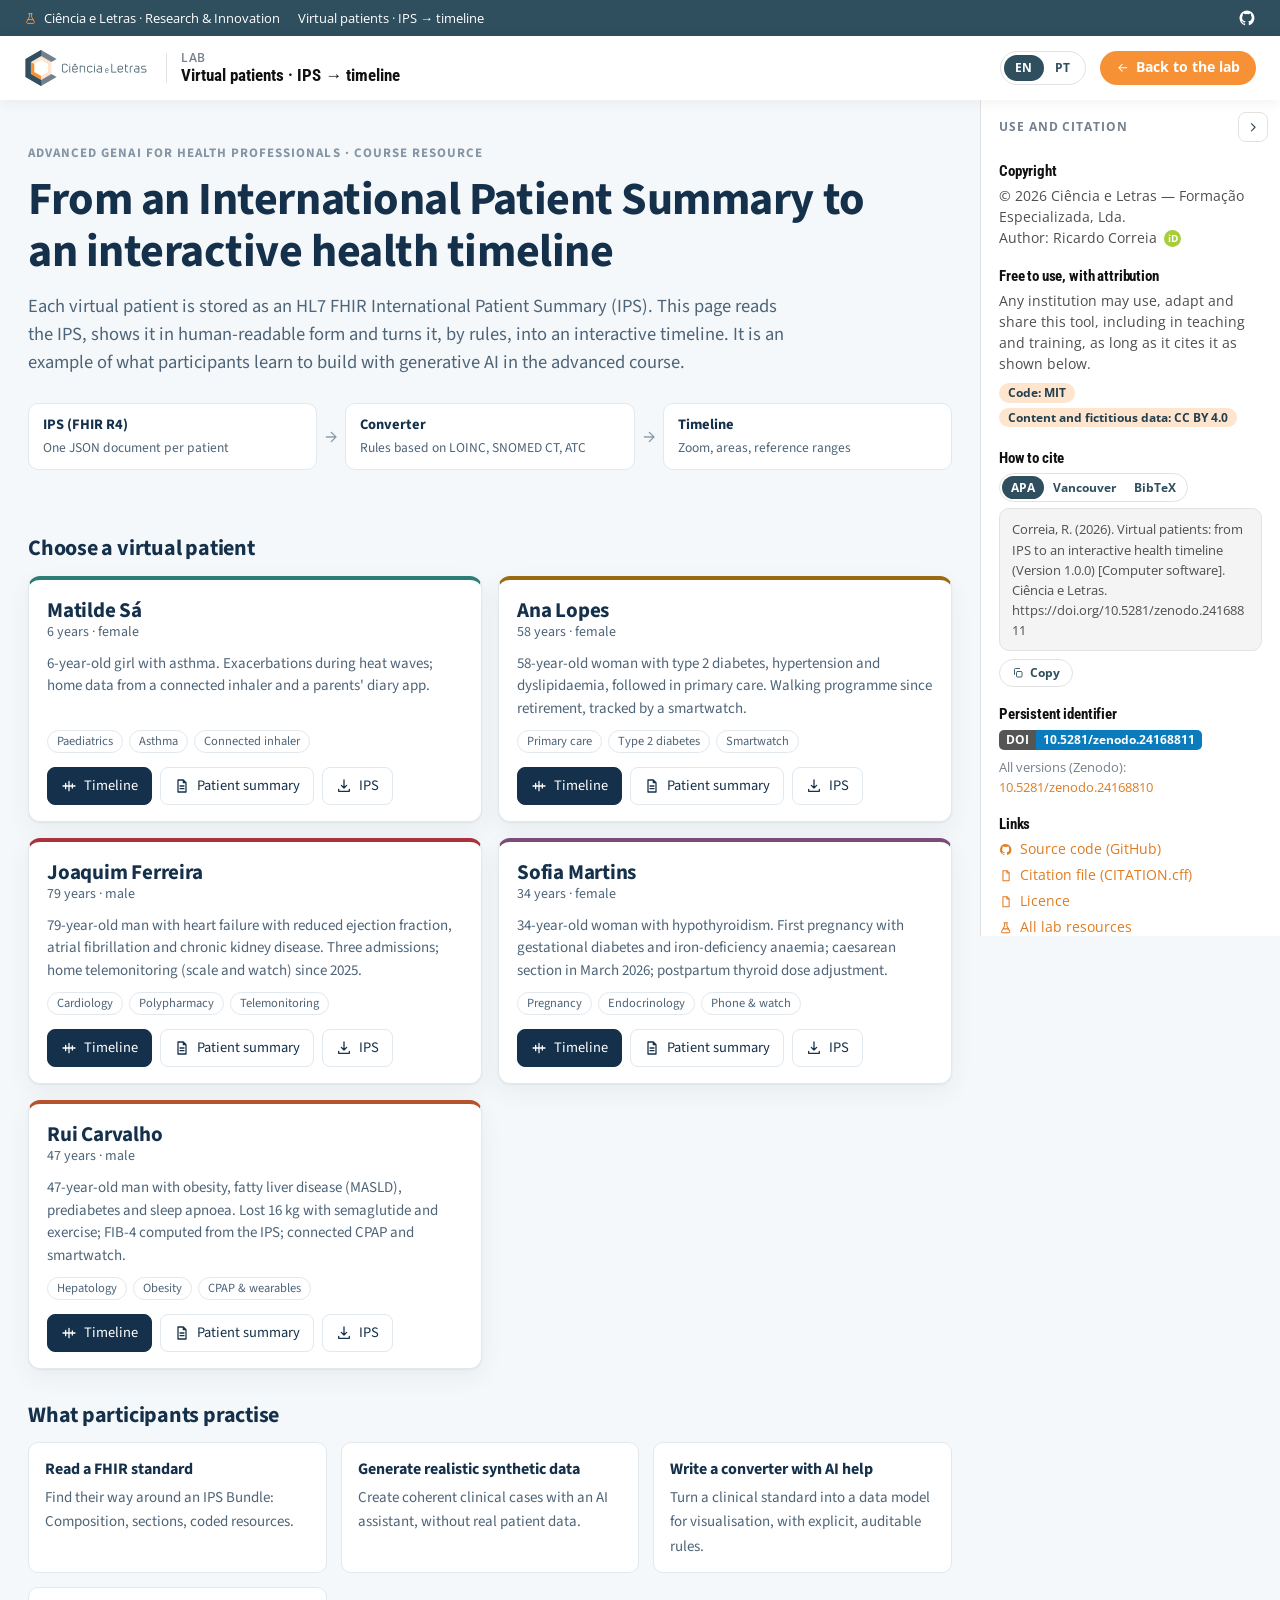
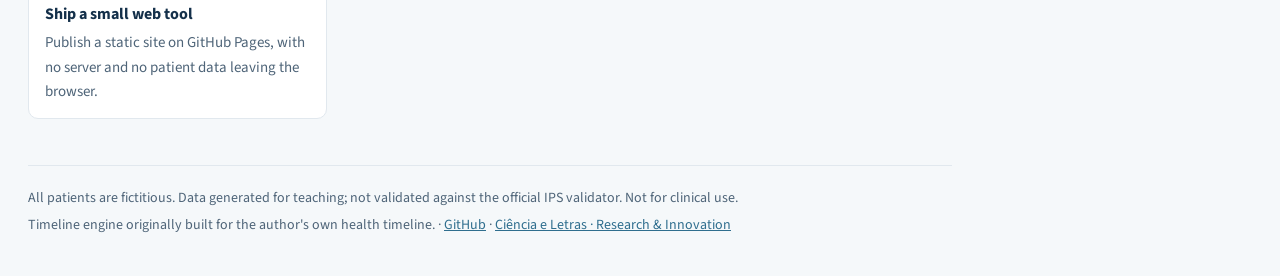
<file: index.html>
<!DOCTYPE html>
<html lang="en">
<head>
<meta charset="utf-8">
<meta name="viewport" content="width=device-width, initial-scale=1">
<title>Virtual patients · IPS → timeline</title>
<meta name="description" content="Virtual patients stored as HL7 FHIR International Patient Summaries, shown as human-readable summaries and interactive health timelines. A resource of the Advanced GenAI course for health professionals.">
<link rel="preconnect" href="https://fonts.googleapis.com">
<link href="https://fonts.googleapis.com/css2?family=Source+Sans+3:wght@400;600;700&family=Open+Sans:wght@400;600;700&family=Roboto+Condensed:wght@600;700&display=swap" rel="stylesheet">
<link rel="stylesheet" href="assets/app.css">
<link rel="stylesheet" href="assets/cel/cel-chrome.css">
<link rel="icon" href="assets/cel/cel-logo-cores-icon.svg" type="image/svg+xml">
</head>
<body>
<header id="cel-header"></header>
<div class="cel-layout"><div class="cel-main">

<main class="wrap">
  <section class="hero">
    <div class="eyebrow" data-t="eyebrow"></div>
    <h1 data-t="h1"></h1>
    <p class="lead" data-t="lead"></p>
    <div class="pipeline" aria-hidden="true">
      <div class="step"><b data-t="s1"></b><span data-t="s1d"></span></div><div class="arrow">→</div>
      <div class="step"><b data-t="s2"></b><span data-t="s2d"></span></div><div class="arrow">→</div>
      <div class="step"><b data-t="s3"></b><span data-t="s3d"></span></div>
    </div>
  </section>

  <h2 class="sec" data-t="choose"></h2>
  <div class="grid" id="patients"><p class="muted" data-t="loading"></p></div>

  <h2 class="sec" data-t="learnH"></h2>
  <div class="learn">
    <div><b data-t="l1"></b><span data-t="l1d"></span></div>
    <div><b data-t="l2"></b><span data-t="l2d"></span></div>
    <div><b data-t="l3"></b><span data-t="l3d"></span></div>
    <div><b data-t="l4"></b><span data-t="l4d"></span></div>
  </div>

  <footer class="site">
    <p data-t="foot1"></p>
    <p><span data-t="foot2"></span> · <a href="https://github.com/ciencia-letras/ips-timeline">GitHub</a> · <a href="https://ciencia-letras.github.io">Ciência e Letras · Research &amp; Innovation</a></p>
  </footer>
</main>

</div><aside id="cel-aside"></aside></div>

<script src="assets/cel/tool.js"></script>
<script src="assets/app.js"></script>
<script src="assets/cel/cel-chrome.js"></script>
<script>
(function () {
  const { t, esc, I, lang } = APP;
  let list = [];
  function render() {
    const L = lang();
    document.getElementById("patients").innerHTML = list.map(p => {
      const c = p.card[L] || p.card.en;
      return `<article class="card" style="--acc:var(--c-${esc(p.accent)})">
        <div><h3>${esc(p.name)}</h3><div class="who">${p.age} ${t("years")} · ${t(p.gender)}</div></div>
        <p>${esc(c.summary)}</p>
        <div class="tags">${c.tags.map(x => `<span class="tag">${esc(x)}</span>`).join("")}</div>
        <div class="actions">
          <a class="btn primary" href="patient.html?id=${encodeURIComponent(p.id)}#timeline">${I.tl}${t("open")}</a>
          <a class="btn" href="patient.html?id=${encodeURIComponent(p.id)}#summary">${I.doc}${t("summary")}</a>
          <a class="btn" href="${esc(p.ips)}" download="${esc(p.id)}-ips.json" aria-label="${t("download")}: ${esc(p.name)}">${I.dl}IPS</a>
        </div></article>`;
    }).join("");
  }
  fetch("patients/index.json").then(r => r.json()).then(d => { list = d; render(); })
    .catch(() => { document.getElementById("patients").innerHTML = `<p class="flag">${t("err")}</p>`; });
  document.addEventListener("langchange", render);
})();
</script>
</body>
</html>
</file>
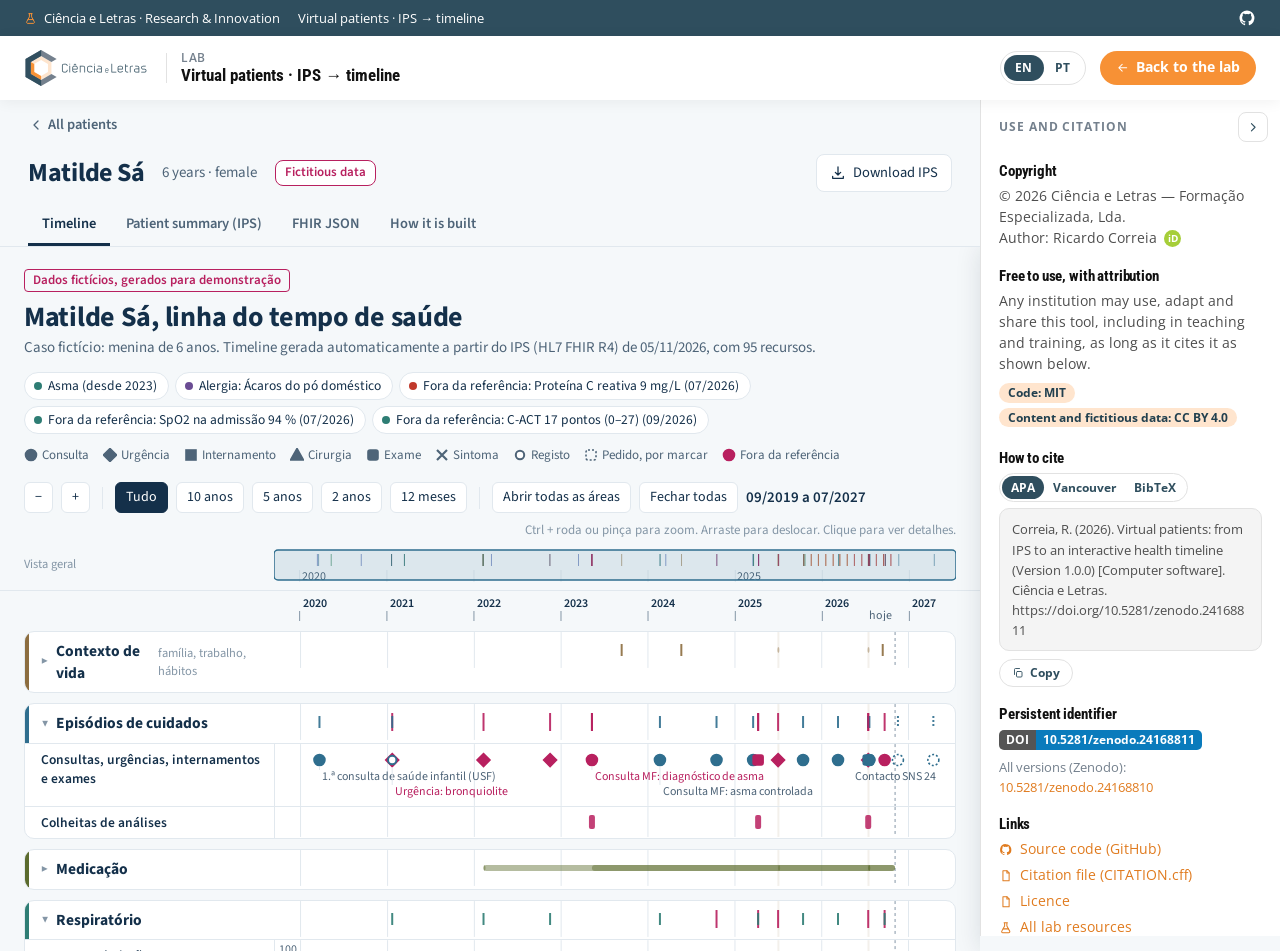
<file: patient.html>
<!DOCTYPE html>
<html lang="en">
<head>
<meta charset="utf-8">
<meta name="viewport" content="width=device-width, initial-scale=1">
<title>Virtual patient · IPS → timeline</title>
<link rel="preconnect" href="https://fonts.googleapis.com">
<link href="https://fonts.googleapis.com/css2?family=Source+Sans+3:wght@400;600;700&family=Open+Sans:wght@400;600;700&family=Roboto+Condensed:wght@600;700&display=swap" rel="stylesheet">
<link rel="stylesheet" href="assets/app.css">
<link rel="stylesheet" href="assets/cel/cel-chrome.css">
<link rel="icon" href="assets/cel/cel-logo-cores-icon.svg" type="image/svg+xml">
</head>
<body>
<header id="cel-header"></header>
<div class="cel-layout"><div class="cel-main">

<div class="wrap">
  <a class="backlink" href="./" id="backLink"></a>
  <div class="phead">
    <h1 id="pname">…</h1>
    <span class="meta" id="pmeta"></span>
    <span class="fict-note" data-t="fict">Fictitious data</span>
    <div class="tools"><a class="btn" id="dl" download>Download IPS</a></div>
  </div>
  <div class="tabs" role="tablist">
    <button role="tab" id="tab-timeline" aria-controls="timeline" data-tab="timeline" data-t="tTimeline">Timeline</button>
    <button role="tab" id="tab-summary" aria-controls="summary" data-tab="summary" data-t="tSummary">Patient summary (IPS)</button>
    <button role="tab" id="tab-json" aria-controls="json" data-tab="json" data-t="tJson">FHIR JSON</button>
    <button role="tab" id="tab-how" aria-controls="how" data-tab="how" data-t="tHow">How it is built</button>
  </div>
</div>
<div style="border-top:1px solid var(--grid)"></div>

<section class="panel" id="timeline" role="tabpanel" aria-labelledby="tab-timeline"><iframe id="tl-frame" title="Timeline"></iframe></section>
<section class="panel wrap" id="summary" role="tabpanel" aria-labelledby="tab-summary" hidden><div class="ips" id="ipsView"></div></section>
<section class="panel wrap" id="json" role="tabpanel" aria-labelledby="tab-json" hidden>
  <div class="jsonbar">
    <div class="lang" role="group" style="margin-left:0" id="jsonSwitch"><button data-j="ips" aria-pressed="true" data-t="showIps">IPS</button><button data-j="tl" aria-pressed="false" data-t="showTl">Timeline</button></div>
    <button id="copyJson"></button>
    <span class="muted small" data-t="jsonNote"></span>
  </div>
  <pre class="json" id="jsonView"></pre>
</section>
<section class="panel wrap" id="how" role="tabpanel" aria-labelledby="tab-how" hidden><div class="how" id="howView"></div></section>

</div><aside id="cel-aside"></aside></div>

<script src="assets/cel/tool.js"></script>
<script src="assets/app.js"></script>
<script src="assets/cel/cel-chrome.js"></script>
<script src="assets/ips2timeline.js"></script>
<script src="assets/ips-viewer.js"></script>
<script>
(async function () {
  const { t, esc, I, lang } = APP;
  const id = new URLSearchParams(location.search).get("id") || "matilde-sa";
  const index = await fetch("patients/index.json").then(r => r.json()).catch(() => []);
  const P = index.find(p => p.id === id);
  if (!P) { document.getElementById("pname").textContent = t("err"); return; }
  let ips, tl, jsonMode = "ips";
  try { ips = await fetch(P.ips).then(r => r.json()); } catch (e) { document.getElementById("pname").textContent = t("err"); return; }
  tl = ips2timeline(ips);

  const dl = document.getElementById("dl");
  dl.href = P.ips; dl.setAttribute("download", P.id + "-ips.json");

  function header() {
    document.getElementById("pname").textContent = P.name;
    document.getElementById("backLink").innerHTML = I.back + esc(t("back"));
    document.getElementById("pmeta").textContent = `${P.age} ${t("years")} · ${t(P.gender)}`;
    document.title = `${P.name} · ${t("brand")}`;
    dl.innerHTML = I.dl + esc(t("download"));
    document.getElementById("copyJson").innerHTML = I.copy + esc(t("copy"));
  }

  // Timeline: the engine is a standalone page; inject the converted data and load it in an iframe.
  const engine = await fetch("assets/timeline-engine.html").then(r => r.text());
  const payload = JSON.stringify(tl).replace(/<\//g, "<\\/");
  const html = engine.replace("/*DATA_START*/null/*DATA_END*/", () => "/*DATA_START*/" + payload + "/*DATA_END*/");
  document.getElementById("tl-frame").srcdoc = html;

  const renderSummary = () => (document.getElementById("ipsView").innerHTML = renderIPS(ips, lang()));
  function renderJson() {
    const src = JSON.stringify(jsonMode === "ips" ? ips : tl, null, 2);
    const hl = esc(src).replace(/(&quot;(?:[^&]|&(?!quot;))*?&quot;)(\s*:)?|\b(-?\d+(?:\.\d+)?)\b|\b(true|false|null)\b/g,
      (m, s, colon, n, b) => s ? `<span class="${colon ? "k" : "s"}">${s}</span>${colon || ""}` : n ? `<span class="n">${n}</span>` : `<span class="b">${b}</span>`);
    document.getElementById("jsonView").innerHTML = hl;
    document.querySelectorAll("#jsonSwitch button").forEach(b => b.setAttribute("aria-pressed", String(b.dataset.j === jsonMode)));
  }
  document.getElementById("jsonSwitch").addEventListener("click", e => { const b = e.target.closest("button"); if (b) { e.stopPropagation(); jsonMode = b.dataset.j; renderJson(); } });
  document.getElementById("copyJson").addEventListener("click", async e => {
    try { await navigator.clipboard.writeText(JSON.stringify(jsonMode === "ips" ? ips : tl, null, 2)); e.currentTarget.innerHTML = I.copy + esc(t("copied")); } catch (_) {}
  });

  function renderHow() {
    const counts = {};
    ips.entry.forEach(e => (counts[e.resource.resourceType] = (counts[e.resource.resourceType] || 0) + 1));
    const groups = tl.groups.map(g => `${g.name} (${g.rows.length})`).join(" · ");
    const pt = lang() === "pt";
    document.getElementById("howView").innerHTML = pt ? `
      <div class="sect"><h2>1. O IPS</h2><p class="muted">Um Bundle FHIR do tipo <code>document</code> com ${ips.entry.length} recursos:
        ${Object.entries(counts).map(([k, v]) => `${v} ${k}`).join(", ")}. O primeiro recurso é a <code>Composition</code>, que organiza as secções do IPS (problemas, alergias, medicação, resultados…).</p></div>
      <div class="sect"><h2>2. O conversor</h2><p class="muted"><a href="assets/ips2timeline.js">ips2timeline.js</a> (cerca de 300 linhas) corre no browser e aplica regras explícitas:</p>
        <table class="tbl maptbl"><tbody>
          <tr><td>Encounter</td><td>evento: AMB consulta, EMER urgência, IMP internamento, VR contacto à distância; <code>status=planned</code> → tracejado</td></tr>
          <tr><td>Procedure · DiagnosticReport</td><td>evento cirurgia / exame; <code>conclusionCode</code> “Abnormal” → destaque</td></tr>
          <tr><td>Observation laboratory</td><td>colheitas e séries por analito; <code>referenceRange</code> por colheita (ex.: gravidez)</td></tr>
          <tr><td>Observation outras</td><td>séries; com <code>effectivePeriod</code> → barras por período</td></tr>
          <tr><td>Observation social-history</td><td>períodos de vida e marcos</td></tr>
          <tr><td>MedicationStatement</td><td>barras de medicação</td></tr>
          <tr><td>Condition ativa</td><td>chips de problemas; o código SNOMED CT escolhe a área</td></tr>
          <tr><td>LOINC</td><td>escolhe a área de cada série (HbA1c → metabolismo, NT-proBNP → cardiovascular…)</td></tr>
          <tr><td>AST + ALT + plaquetas</td><td>FIB-4 calculado automaticamente</td></tr>
        </tbody></table></div>
      <div class="sect"><h2>3. A timeline</h2><p class="muted">O resultado (separador JSON → “Dados da timeline”) alimenta o mesmo motor gráfico da timeline de saúde do autor. Áreas criadas para ${esc(P.name)}: ${esc(groups)}.</p></div>
      <div class="sect"><h2>Exercícios para o curso</h2><ul class="muted">
        <li>Pedir a um assistente de IA um novo paciente virtual em IPS, a partir de um cenário clínico em linguagem natural.</li>
        <li>Acrescentar ao conversor uma regra nova (por exemplo, a secção de dispositivos médicos).</li>
        <li>Comparar a timeline com o resumo legível: o que ganha e o que perde cada formato?</li>
        <li>Discutir riscos: códigos errados, coincidências apresentadas como causa, dados sintéticos tomados por reais.</li></ul></div>` : `
      <div class="sect"><h2>1. The IPS</h2><p class="muted">A FHIR <code>document</code> Bundle with ${ips.entry.length} resources:
        ${Object.entries(counts).map(([k, v]) => `${v} ${k}`).join(", ")}. The first resource is the <code>Composition</code>, which organises the IPS sections (problems, allergies, medication, results…).</p></div>
      <div class="sect"><h2>2. The converter</h2><p class="muted"><a href="assets/ips2timeline.js">ips2timeline.js</a> (about 300 lines) runs in the browser and applies explicit rules:</p>
        <table class="tbl maptbl"><tbody>
          <tr><td>Encounter</td><td>event: AMB outpatient visit, EMER emergency, IMP admission, VR remote contact; <code>status=planned</code> → dashed</td></tr>
          <tr><td>Procedure · DiagnosticReport</td><td>surgery / exam event; <code>conclusionCode</code> “Abnormal” → highlighted</td></tr>
          <tr><td>Observation laboratory</td><td>collections and one series per analyte; per-collection <code>referenceRange</code> (e.g. pregnancy)</td></tr>
          <tr><td>Other Observation</td><td>series; with <code>effectivePeriod</code> → bars per period</td></tr>
          <tr><td>Observation social-history</td><td>life periods and milestones</td></tr>
          <tr><td>MedicationStatement</td><td>medication bars</td></tr>
          <tr><td>Active Condition</td><td>problem chips; the SNOMED CT code picks the area</td></tr>
          <tr><td>LOINC</td><td>picks the area for each series (HbA1c → metabolism, NT-proBNP → cardiovascular…)</td></tr>
          <tr><td>AST + ALT + platelets</td><td>FIB-4 computed automatically</td></tr>
        </tbody></table></div>
      <div class="sect"><h2>3. The timeline</h2><p class="muted">The output (JSON tab → “Timeline data”) feeds the same engine as the author's own health timeline. The timeline text is in Portuguese, like the patients. Areas created for ${esc(P.name)}: ${esc(groups)}.</p></div>
      <div class="sect"><h2>Exercises for the course</h2><ul class="muted">
        <li>Ask an AI assistant for a new virtual patient as an IPS, starting from a clinical scenario in plain language.</li>
        <li>Add a new rule to the converter (for example, the medical devices section).</li>
        <li>Compare the timeline with the readable summary: what does each format gain and lose?</li>
        <li>Discuss risks: wrong codes, coincidences presented as causes, synthetic data mistaken for real data.</li></ul></div>`;
  }

  const rendered = {};
  function show(tab) {
    if (!["timeline", "summary", "json", "how"].includes(tab)) tab = "timeline";
    document.querySelectorAll("[data-tab]").forEach(b => b.setAttribute("aria-selected", String(b.dataset.tab === tab)));
    document.querySelectorAll(".panel").forEach(p => (p.hidden = p.id !== tab));
    if (!rendered[tab]) { ({ summary: renderSummary, json: renderJson, how: renderHow }[tab] || (() => {}))(); rendered[tab] = true; }
    if (location.hash !== "#" + tab) history.replaceState(null, "", "#" + tab);
  }
  document.querySelector(".tabs").addEventListener("click", e => { const b = e.target.closest("[data-tab]"); if (b) show(b.dataset.tab); });
  document.addEventListener("langchange", () => { header(); if (rendered.summary) renderSummary(); if (rendered.how) renderHow(); });
  header(); APP.apply();
  show(location.hash.slice(1));
})();
</script>
</body>
</html>
</file>
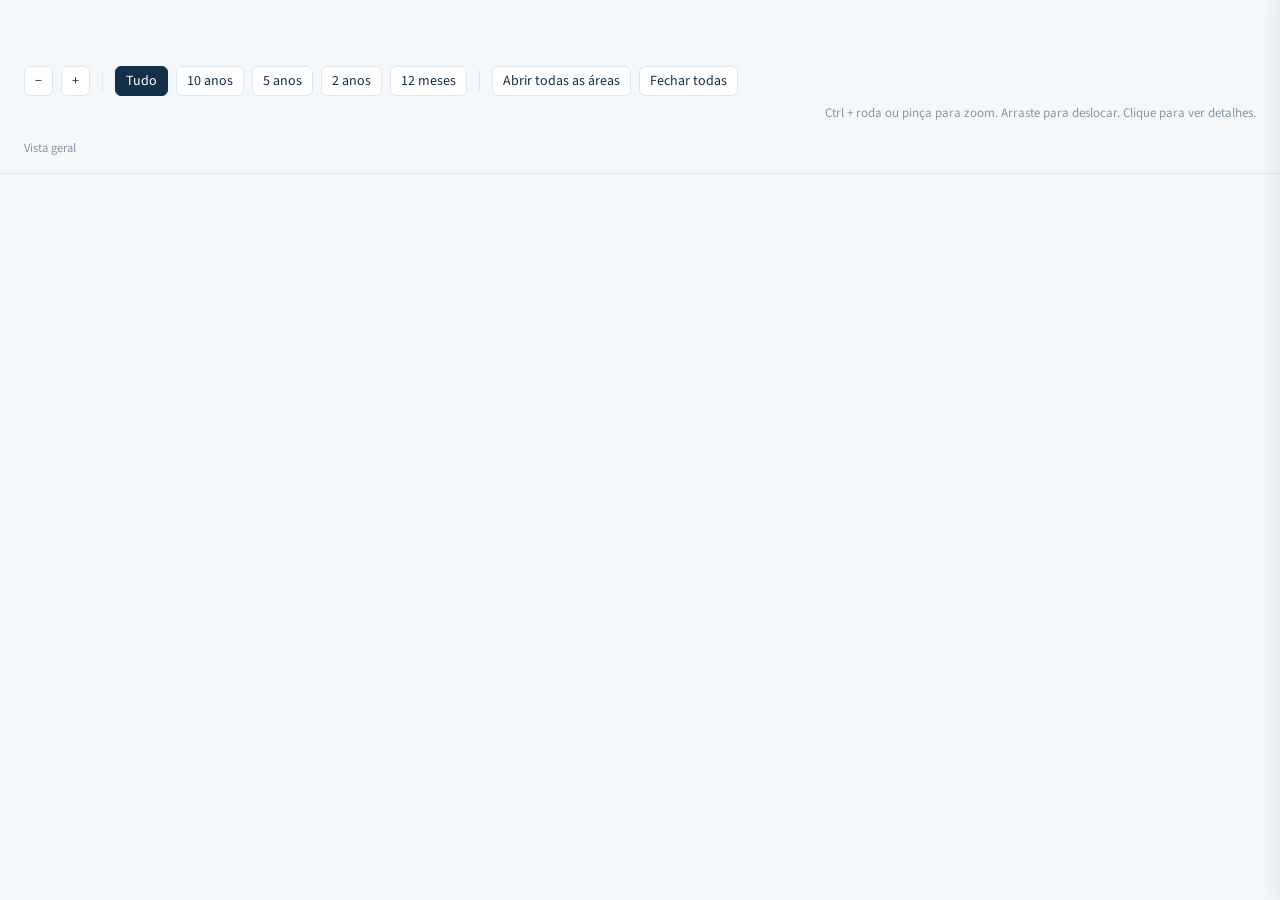
<file: assets/timeline-engine.html>
<!DOCTYPE html>
<html lang="pt-PT">
<head>
<meta charset="utf-8">
<meta name="viewport" content="width=device-width, initial-scale=1">
<title>Linha do tempo de saúde</title>
<link rel="preconnect" href="https://fonts.googleapis.com">
<link href="https://fonts.googleapis.com/css2?family=Source+Sans+3:wght@400;600;700&display=swap" rel="stylesheet">
<style>
:root{
  --bg:#F5F8FA; --surface:#FFFFFF; --ink:#14304A; --ink2:#4E6478; --ink3:#8496A6;
  --grid:#E1E8EE; --band:#E2F1E8; --point:#2F6E8E; --alert:#B8205F;
  --c-blue:#2F6E8E; --c-olive:#5B6B2E; --c-red:#A8323E; --c-ochre:#9A6A12; --c-purple:#6A4C93;
  --c-rust:#B5542C; --c-teal:#2E7D74; --c-green:#1F7A4D; --c-violet:#7A3E9D; --c-coral:#C0392B;
  --c-brown:#8C6D3F; --c-indigo:#3D5BA9; --c-plum:#7B4B7A; --c-slate:#5E6B78;
  --lab:250px; color-scheme:light;
}
@media (prefers-color-scheme:dark){
  :root{
    --bg:#0F1A24; --surface:#152331; --ink:#E4ECF2; --ink2:#A7B8C6; --ink3:#6E8394;
    --grid:#22364A; --band:#183A2C; --point:#7DB7D6; --alert:#FF6FA5;
    --c-blue:#7DB7D6; --c-olive:#A9BA6A; --c-red:#F07A84; --c-ochre:#E2B04F; --c-purple:#B59BE0;
    --c-rust:#F0946A; --c-teal:#6CCFC2; --c-green:#6FD39A; --c-violet:#C79BE8; --c-coral:#FF8A75;
    --c-brown:#D9B47A; --c-indigo:#8FA8F0; --c-plum:#D49AD2; --c-slate:#A9B6C2;
    color-scheme:dark;
  }
}
*{box-sizing:border-box}
html,body{margin:0;background:var(--bg);color:var(--ink);font-family:"Source Sans 3",system-ui,-apple-system,"Segoe UI",Roboto,sans-serif;font-size:15px;line-height:1.45;font-variant-numeric:tabular-nums}
header{padding:22px 24px 10px;max-width:1600px;margin:0 auto}
h1{font-size:28px;line-height:1.1;margin:0 0 4px;font-weight:700;letter-spacing:-.01em}
.sub{color:var(--ink2);margin:0 0 14px}
.fict{display:inline-block;font-size:13px;font-weight:600;color:var(--alert);border:1px solid var(--alert);border-radius:4px;padding:1px 8px;margin-bottom:10px}
.problems{display:flex;flex-wrap:wrap;gap:6px;margin-bottom:12px}
.chip{border:1px solid var(--grid);background:var(--surface);border-radius:999px;padding:3px 11px 3px 9px;font-size:13.5px;cursor:pointer;color:var(--ink);display:inline-flex;gap:6px;align-items:center}
.chip i{width:8px;height:8px;border-radius:50%;display:inline-block}
.chip:hover,.chip:focus-visible{border-color:var(--ink3);outline:none}
.toolbar{position:sticky;top:0;z-index:20;background:var(--bg);border-bottom:1px solid var(--grid)}
.tb-inner{max-width:1600px;margin:0 auto;padding:8px 24px;display:flex;flex-wrap:wrap;gap:8px;align-items:center}
button{font:inherit;font-size:14px;color:var(--ink);background:var(--surface);border:1px solid var(--grid);border-radius:6px;padding:4px 10px;cursor:pointer}
button:hover{border-color:var(--ink3)}
button:focus-visible{outline:2px solid var(--point);outline-offset:1px}
button.on{background:var(--ink);color:var(--surface);border-color:var(--ink)}
.sep{width:1px;height:22px;background:var(--grid);margin:0 4px}
.hint{color:var(--ink3);font-size:13px;margin-left:auto}
.range{font-weight:600;min-width:150px}
#overview{display:block;width:100%;height:34px;cursor:grab;touch-action:none}
.ov-wrap{max-width:1600px;margin:0 auto;padding:0 24px 8px;display:grid;grid-template-columns:var(--lab) 1fr}
.ov-wrap .lbl{font-size:12.5px;color:var(--ink3);align-self:center}
main{max-width:1600px;margin:0 auto;padding:0 24px 40px}
.axis-row{display:grid;grid-template-columns:var(--lab) 1fr;position:sticky;top:var(--tbh,46px);z-index:15;background:var(--bg)}
.axis-row svg{display:block;width:100%;height:30px}
.group{margin-top:10px;background:var(--surface);border:1px solid var(--grid);border-radius:10px;overflow:hidden}
.ghead{display:grid;grid-template-columns:var(--lab) 1fr;cursor:pointer;user-select:none}
.ghead .gl{padding:8px 12px;display:flex;align-items:center;gap:8px;font-weight:700;font-size:15.5px;border-left:4px solid var(--gc)}
.ghead .gl .tw{display:inline-block;transition:transform .15s;color:var(--ink3);font-size:12px}
.group.open .ghead .tw{transform:rotate(90deg)}
.ghead .gl small{font-weight:400;color:var(--ink3);font-size:12.5px}
.ghead svg{display:block;width:100%;height:36px}
.rows{display:none;border-top:1px solid var(--grid)}
.group.open .rows{display:block}
.row{display:grid;grid-template-columns:var(--lab) 1fr;border-top:1px solid var(--grid)}
.row:first-child{border-top:0}
.rl{padding:6px 12px 6px 16px;font-size:13.5px;border-right:1px solid var(--grid);cursor:pointer}
.rl b{font-weight:600;display:block}
.rl span{color:var(--ink3);font-size:12.5px}
.rl .last{color:var(--ink2)}
.rl .last.ab{color:var(--alert);font-weight:600}
.track{display:block;width:100%;touch-action:pan-y}
.tracks-pan{cursor:grab}
.tracks-pan.dragging{cursor:grabbing}
svg text{font-family:inherit;fill:var(--ink2);font-size:12px}
.tip{position:fixed;pointer-events:none;background:var(--ink);color:var(--surface);padding:6px 9px;border-radius:6px;font-size:13px;max-width:280px;z-index:50;display:none;line-height:1.35}
aside{position:fixed;top:0;right:0;height:100%;width:min(420px,100%);background:var(--surface);border-left:1px solid var(--grid);z-index:40;transform:translateX(102%);transition:transform .2s;overflow:auto;padding:20px 22px 30px;box-shadow:-8px 0 24px rgba(10,30,50,.12)}
aside.show{transform:none}
aside h2{font-size:20px;margin:0 0 2px;line-height:1.2}
aside .meta{color:var(--ink3);font-size:13px;margin-bottom:12px}
aside p{margin:0 0 10px;max-width:70ch}
aside table{width:100%;border-collapse:collapse;font-size:13.5px;margin-top:6px}
aside td,aside th{padding:4px 6px;border-bottom:1px solid var(--grid);text-align:left}
aside th{color:var(--ink3);font-weight:600;font-size:12.5px}
aside td.ab{color:var(--alert);font-weight:600}
aside .x{position:absolute;top:12px;right:12px}
.tag{display:inline-block;font-size:12px;border:1px solid var(--grid);border-radius:4px;padding:0 6px;color:var(--ink2);margin-right:4px}
footer{max-width:1600px;margin:0 auto;padding:0 24px 40px;color:var(--ink2);font-size:13.5px}
footer h3{font-size:15px;margin:18px 0 6px;color:var(--ink)}
footer ul{margin:0;padding-left:18px;max-width:90ch}
footer p{max-width:90ch}
.legend{display:flex;flex-wrap:wrap;gap:14px;font-size:13px;color:var(--ink2);margin:6px 0 0}
.legend svg{vertical-align:middle;margin-right:4px}
@media (max-width:760px){
  :root{--lab:128px}
  header{padding:16px 14px 8px} h1{font-size:22px}
  .tb-inner,main,.ov-wrap,footer{padding-left:10px;padding-right:10px}
  .hint{display:none}
  .rl{padding:5px 8px} .rl span{display:none} .rl .last{display:block}
  .ghead .gl small{display:none}
  aside{top:auto;bottom:0;height:70%;width:100%;transform:translateY(102%);border-left:0;border-top:1px solid var(--grid)}
}
@media (prefers-reduced-motion:reduce){aside,.tw{transition:none}}
</style>
</head>
<body>
<header>
  <div id="fict"></div>
  <h1 id="title"></h1>
  <p class="sub" id="subtitle"></p>
  <div class="problems" id="problems"></div>
  <div class="legend" id="legend"></div>
</header>

<div class="toolbar" id="toolbar"><div class="tb-inner">
  <button id="zout" aria-label="Afastar">−</button>
  <button id="zin" aria-label="Aproximar">+</button>
  <span class="sep"></span>
  <button data-preset="all" class="on">Tudo</button>
  <button data-preset="10">10 anos</button>
  <button data-preset="5">5 anos</button>
  <button data-preset="2">2 anos</button>
  <button data-preset="1">12 meses</button>
  <span class="sep"></span>
  <button id="openall">Abrir todas as áreas</button>
  <button id="closeall">Fechar todas</button>
  <button id="recurBtn" aria-pressed="false" hidden></button>
  <span class="range" id="rangeLbl"></span>
  <span class="hint">Ctrl + roda ou pinça para zoom. Arraste para deslocar. Clique para ver detalhes.</span>
</div>
<div class="ov-wrap"><span class="lbl">Vista geral</span><svg id="overview"></svg></div>
</div>

<main id="main">
  <div class="axis-row"><div></div><svg id="axis"></svg></div>
  <div id="groups"></div>
</main>

<footer id="footer"></footer>

<div class="tip" id="tip"></div>
<aside id="panel" aria-live="polite"><button class="x" id="closePanel" aria-label="Fechar">Fechar</button><div id="pbody"></div></aside>

<script>
const DATA = /*DATA_START*/null/*DATA_END*/;
</script>
<script>
(function(){
"use strict";
const M=DATA.meta||{};
const D = s => new Date(s.length===7 ? s+"-15T12:00:00" : s+"T12:00:00");
const BIRTH = M.birth?D(M.birth):null;
const TODAY = D(M.today||new Date().toISOString().slice(0,10));
const esc = s => String(s==null?"":s).replace(/[&<>"]/g,c=>({"&":"&amp;","<":"&lt;",">":"&gt;",'"':"&quot;"}[c]));

/* ---------- séries: análises (por colheita) + séries temporais ---------- */
const LABS=(DATA.labs&&DATA.labs.dates)||[];
const S={};
for(const [k,o] of Object.entries((DATA.labs&&DATA.labs.analytes)||{}))S[k]=Object.assign({k},o);
for(const [k,o] of Object.entries(DATA.series||{}))S[k]=Object.assign({k,v:[]},o,{pts:(o.pts||[]).map(([d,v])=>({t:D(d),v,i:null}))});
if(DATA.derived&&DATA.derived.fib4&&BIRTH&&S.ast&&S.alt&&S.plq){
  const v=LABS.map((d,i)=>{const a=S.ast.v[i],l=S.alt.v[i],p=S.plq.v[i];if(a==null||l==null||p==null)return null;
    const age=(D(d)-BIRTH)/(365.25*864e5);return Math.round(age*a/(p*Math.sqrt(l))*100)/100;});
  S.fib4={k:"fib4",n:"FIB-4 (calculado)",u:"",hi:1.3,v,note:"Calculado a partir da idade, AST, ALT e plaquetas da mesma colheita. Abaixo de 1,3 indica baixo risco de fibrose avançada; acima de 2,67 indica risco elevado; entre os dois é indeterminado."};
}
function pts(k){const o=S[k];if(!o)return[];if(o.pts)return o.pts;return LABS.map((d,i)=>o.v[i]==null?null:{t:D(d),v:o.v[i],i}).filter(Boolean).sort((a,b)=>a.t-b.t);}
function refOf(o,i){return (i!=null&&o.r&&o.r[i])||o;}
function isAb(o,v,i){const r=refOf(o,i);return (r.hi!=null&&v>r.hi)||(r.lo!=null&&v<r.lo);}
const num = v => (Math.abs(v)<10 && v%1 ? v.toLocaleString("pt-PT",{maximumFractionDigits:2}) : v.toLocaleString("pt-PT"));
function refTxt(o){if(o.lo!=null&&o.hi!=null)return num(o.lo)+"–"+num(o.hi);if(o.hi!=null)return (o.k==="fib4"?"< ":"≤ ")+num(o.hi);if(o.lo!=null)return "≥ "+num(o.lo);return "";}

/* ---------- períodos de vida e recorrentes ---------- */
const LIFE=DATA.life||[];
function easter(y){const a=y%19,b=Math.floor(y/100),c=y%100,d=Math.floor(b/4),e=b%4,f=Math.floor((b+8)/25),g=Math.floor((b-f+1)/3),h=(19*a+b-d-g+15)%30,i=Math.floor(c/4),k=c%4,l=(32+2*e+2*i-h-k)%7,m=Math.floor((a+11*h+22*l)/114),mo=Math.floor((h+l-7*m+114)/31),da=((h+l-7*m+114)%31)+1;return new Date(y,mo-1,da,12);}
const RECUR=[];
(DATA.recurring||[]).forEach((r,ri)=>{const [y0,y1]=r.years||[2000,TODAY.getFullYear()];
  for(let y=y0;y<=y1;y++){let a,b;
    if(r.type==="easter"){const e=easter(y);a=new Date(e.getTime()+(r.offsetFrom||0)*864e5);b=new Date(e.getTime()+(r.offsetTo||0)*864e5);}
    else{const [fm,fd]=r.from.split("-").map(Number),[tm,td]=r.to.split("-").map(Number);a=new Date(y,fm-1,fd,12);b=new Date(y+((tm<fm)?1:0),tm-1,td,12);}
    RECUR.push({ri,a,b,color:r.color||"slate",strong:!!r.strong,title:(r.label||"")+" "+y});}});

/* ---------- utilidades ---------- */
const css = n => getComputedStyle(document.documentElement).getPropertyValue(n).trim();
const col = c => css("--c-"+(c||"slate"));
const NS="http://www.w3.org/2000/svg";
function el(tag,attrs,parent){const e=document.createElementNS(NS,tag);for(const k in attrs)if(attrs[k]!=null)e.setAttribute(k,attrs[k]);if(parent)parent.appendChild(e);return e;}
const fmt = t => t.toLocaleDateString("pt-PT",{day:"2-digit",month:"2-digit",year:"numeric"});
const fmtM = t => t.toLocaleDateString("pt-PT",{month:"short",year:"numeric"});

/* ---------- cabeçalho e rodapé ---------- */
document.title=M.title||"Linha do tempo de saúde";
document.getElementById("title").textContent=M.title||"Linha do tempo de saúde";
document.getElementById("subtitle").textContent=M.subtitle||"";
if(M.fictitious)document.getElementById("fict").innerHTML='<span class="fict">Dados fictícios, gerados para demonstração</span>';
(function(){const f=document.getElementById("footer");let h="";
  if((M.sources||[]).length)h+="<h3>Fontes</h3><ul>"+M.sources.map(s=>"<li>"+esc(s)+"</li>").join("")+"</ul>";
  if((M.todo||[]).length)h+="<h3>Por completar</h3><ul>"+M.todo.map(s=>"<li>"+esc(s)+"</li>").join("")+"</ul>";
  (M.notes||[]).forEach(n=>h+="<p>"+esc(n)+"</p>");
  h+="<p>"+esc(M.disclaimer||"Este documento organiza informação de saúde e não substitui o processo clínico. A coincidência no tempo não demonstra causa.")+"</p>";
  f.innerHTML=h;})();

/* ---------- escala ---------- */
const rng=M.range||{};
const MIN=D(rng.from||"2000-01").getTime(), MAX=D(rng.to||(TODAY.getFullYear()+1)+"-06").getTime(), MINSPAN=30*864e5;
let t0=MIN,t1=MAX,W=800;
const x = t => (t - t0)/(t1 - t0)*W;
function clamp(){let s=t1-t0;if(s<MINSPAN){const m=(t0+t1)/2;t0=m-MINSPAN/2;t1=m+MINSPAN/2;s=MINSPAN;}
  if(s>MAX-MIN){t0=MIN;t1=MAX;return;} if(t0<MIN){t0=MIN;t1=MIN+s;} if(t1>MAX){t1=MAX;t0=MAX-s;}}
function zoomAt(f,frac){const s=t1-t0,c=t0+s*frac,ns=s*f;t0=c-ns*frac;t1=c+ns*(1-frac);clamp();render();}
function ticks(){
  const span=(t1-t0)/864e5, out=[]; const a=new Date(t0), b=new Date(t1);
  if(span>365*4){const step=span>365*14?2:1;for(let y=a.getFullYear();y<=b.getFullYear()+1;y++){if(y%step)continue;const t=new Date(y,0,1).getTime();if(t>=t0&&t<=t1)out.push({t,l:String(y),major:true});}}
  else if(span>200){for(let y=a.getFullYear();y<=b.getFullYear();y++)for(let m=0;m<12;m+=(span>900?3:1)){const t=new Date(y,m,1).getTime();if(t>=t0&&t<=t1)out.push({t,l:m===0?String(y):new Date(t).toLocaleDateString("pt-PT",{month:"short"}),major:m===0});}}
  else {const step=span>70?7:(span>25?2:1);const d=new Date(a.getFullYear(),a.getMonth(),a.getDate());while(d.getTime()<=t1){if(d.getTime()>=t0){const first=d.getDate()===1;if(first||span<=70&&d.getDay()===1||span<=25)out.push({t:d.getTime(),l:first?d.toLocaleDateString("pt-PT",{month:"short",year:"numeric"}):String(d.getDate()),major:first});}d.setDate(d.getDate()+(step===7?1:step));}}
  return out;}

/* ---------- construção ---------- */
const GROUPS=DATA.groups||[];
const state={open:new Set(DATA.open||GROUPS.slice(0,2).map(g=>g.id)),recur:false};
const renderers=[];
function collections(){return LABS.map((d,i)=>({t:D(d),i,ab:Object.values(S).some(o=>o.v&&o.v[i]!=null&&isAb(o,o.v[i],i))})).sort((a,b)=>a.t-b.t);}
function bar(k){return (DATA.bars||{})[k]||{pts:[]};}
function groupItems(g){const it=[];for(const r of g.rows){
  if(r.type==="events")(r.events||[]).forEach(e=>it.push({t:D(e.d).getTime(),ab:e.ab,planned:e.planned}));
  if(r.type==="collections")collections().forEach(c=>it.push({t:c.t.getTime(),ab:c.ab}));
  if(r.type==="spans"||r.type==="life")(r.type==="life"?LIFE:r.spans||[]).forEach(s=>it.push({t:D(s.a).getTime(),span:D(s.b).getTime()}));
  if(r.type==="series")pts(r.k).forEach(p=>it.push({t:p.t.getTime(),ab:isAb(S[r.k],p.v,p.i)}));
  if(r.type==="bars"){const B=bar(r.k),pd=(B.periodDays||91)*864e5;B.pts.forEach(([d,h])=>{if(h>0){const t=D(d).getTime();it.push({t,span:t+pd});}});}}
  return it;}

GROUPS.forEach(g=>{
  const box=document.createElement("section");box.className="group"+(state.open.has(g.id)?" open":"");box.id="g-"+g.id;
  box.style.setProperty("--gc",`var(--c-${g.color||"slate"})`);
  const head=document.createElement("div");head.className="ghead";head.tabIndex=0;head.setAttribute("role","button");
  head.innerHTML=`<div class="gl"><span class="tw">▶</span>${esc(g.name)}${g.sub?` <small>${esc(g.sub)}</small>`:""}</div>`;
  const hs=el("svg",{class:"track"});head.appendChild(hs);box.appendChild(head);
  const rows=document.createElement("div");rows.className="rows";box.appendChild(rows);
  const toggle=()=>{box.classList.toggle("open");box.classList.contains("open")?state.open.add(g.id):state.open.delete(g.id);render();};
  head.addEventListener("click",()=>{if(!dragMoved)toggle();});
  head.addEventListener("keydown",e=>{if(e.key==="Enter"||e.key===" "){e.preventDefault();toggle();}});
  const items=groupItems(g);
  renderers.push(()=>drawSummary(hs,items,g));
  const isOpen=()=>box.classList.contains("open");
  g.rows.forEach(r=>{
    const row=document.createElement("div");row.className="row";
    const lab=document.createElement("div");lab.className="rl";
    const svg=el("svg",{class:"track"});
    if(r.type==="series"){const o=S[r.k];if(!o)return;const p=pts(r.k);const last=p[p.length-1];
      lab.innerHTML=`<b>${esc(o.n)}</b><span>${esc(o.u||"")}${refTxt(o)?(o.u?" · ":"")+"ref. "+refTxt(o):""}</span>`+(last?`<div class="last${isAb(o,last.v,last.i)?" ab":""}">Último: ${num(last.v)} em ${o.pts?fmtM(last.t):fmt(last.t)}</div>`:"");
      lab.addEventListener("click",()=>showSeries(r.k));
      renderers.push(()=>{if(isOpen())drawSeries(svg,r.k,g);});
    } else if(r.type==="bars"){const B=bar(r.k);const lastN=B.pts.slice(-3);const m=lastN.length?lastN.reduce((a,z)=>a+z[1],0)/lastN.length:0;
      lab.innerHTML=`<b>${esc(r.name||B.n)}</b><span>${esc(B.u||"")}</span><div class="last">Média recente: ${num(Math.round(m*10)/10)}</div>`;
      lab.addEventListener("click",()=>{if(B.note)openPanel(`<h2>${esc(r.name||B.n)}</h2><div class="meta">${esc(B.u||"")}</div><p>${esc(B.note)}</p>`);});
      renderers.push(()=>{if(isOpen())drawBars(svg,r.k,g);});
    } else {
      lab.innerHTML=`<b>${esc(r.name||"")}</b>`;
      if(r.type==="events")renderers.push(()=>{if(isOpen())drawEvents(svg,r.events||[],g);});
      if(r.type==="collections")renderers.push(()=>{if(isOpen())drawCollections(svg,g);});
      if(r.type==="spans")renderers.push(()=>{if(isOpen())drawSpans(svg,r.spans||[],g);});
      if(r.type==="life")renderers.push(()=>{if(isOpen())drawSpans(svg,LIFE,g);});
      if(r.type==="recur"){lab.innerHTML=`<b>${esc(r.name||"Períodos recorrentes")}</b><span>${esc((DATA.recurring||[]).map(z=>z.label).join(" · "))}</span>`;renderers.push(()=>{if(isOpen())drawRecur(svg);});}
    }
    row.appendChild(lab);row.appendChild(svg);rows.appendChild(row);
  });
  groupsEl().appendChild(box);
});
function groupsEl(){return document.getElementById("groups");}

/* chips, legenda e botão de períodos recorrentes */
const pr=document.getElementById("problems");
(DATA.problems||[]).forEach(([t,id])=>{const g=GROUPS.find(z=>z.id===id);if(!g)return;const b=document.createElement("button");b.className="chip";
  b.innerHTML=`<i style="background:var(--c-${g.color||"slate"})"></i>${esc(t)}`;b.addEventListener("click",()=>{const box=document.getElementById("g-"+id);
  if(!box.classList.contains("open")){box.classList.add("open");state.open.add(id);render();}box.scrollIntoView({behavior:"smooth",block:"center"});});pr.appendChild(b);});
const LEG=[["consulta","Consulta"],["urgencia","Urgência"],["internamento","Internamento"],["cirurgia","Cirurgia"],["exame","Exame"],["sintoma","Sintoma"],["nota","Registo"],["planned","Pedido, por marcar"],["ab","Fora da referência"]];
const lg=document.getElementById("legend");
LEG.forEach(([k,l])=>{const s=document.createElement("span");const sv=el("svg",{width:14,height:14,viewBox:"-7 -7 14 14"});
  symbol(sv,0,0,k==="planned"?"exame":(k==="ab"?"consulta":k),{planned:k==="planned",ab:k==="ab"},"var(--ink2)");s.appendChild(sv);s.append(l);lg.appendChild(s);});
if(RECUR.length){const rb=document.getElementById("recurBtn");rb.hidden=false;rb.textContent=DATA.recurButton||"Sombrear períodos recorrentes";
  rb.onclick=e=>{state.recur=!state.recur;rb.classList.toggle("on",state.recur);rb.setAttribute("aria-pressed",state.recur);render();};}

/* ---------- desenho ---------- */
function grid(svg,h){LIFE.forEach(l=>{const a=x(D(l.a).getTime()),b=x(D(l.b).getTime());if(b<0||a>W)return;el("rect",{x:a,y:0,width:Math.max(2,b-a),height:h,fill:col(l.color||"brown"),opacity:.1},svg);});
  if(state.recur)RECUR.forEach(r=>{const a=x(r.a.getTime()),b=x(r.b.getTime());if(b<0||a>W)return;el("rect",{x:a,y:0,width:Math.max(1.5,b-a),height:h,fill:col(r.color),opacity:r.strong?.22:.07},svg);});
  for(const tk of ticks())el("line",{x1:x(tk.t),x2:x(tk.t),y1:0,y2:h,stroke:css("--grid"),"stroke-width":tk.major?1:.6},svg);
  const now=TODAY.getTime();if(now>t0&&now<t1)el("line",{x1:x(now),x2:x(now),y1:0,y2:h,stroke:css("--ink3"),"stroke-dasharray":"3 3"},svg);}
function prep(svg,h){svg.innerHTML="";svg.setAttribute("height",h);svg.setAttribute("viewBox",`0 0 ${W} ${h}`);grid(svg,h);}
function symbol(svg,cx,cy,k,e,color){
  const c=e.ab?css("--alert"):color; const st={stroke:c,"stroke-width":1.6,fill:e.planned?"none":c};
  if(e.planned)st["stroke-dasharray"]="2 2";
  if(k==="consulta")return el("circle",Object.assign({cx,cy,r:5.5},st),svg);
  if(k==="urgencia")return el("path",Object.assign({d:`M${cx} ${cy-6.5}L${cx+6.5} ${cy}L${cx} ${cy+6.5}L${cx-6.5} ${cy}Z`},st),svg);
  if(k==="cirurgia")return el("path",Object.assign({d:`M${cx} ${cy-6.5}L${cx+6.5} ${cy+5}L${cx-6.5} ${cy+5}Z`},st),svg);
  if(k==="exame"||k==="internamento")return el("rect",Object.assign({x:cx-5,y:cy-5,width:10,height:10,rx:k==="internamento"?0:2},st),svg);
  if(k==="sintoma")return el("path",Object.assign({d:`M${cx-5} ${cy-5}L${cx+5} ${cy+5}M${cx+5} ${cy-5}L${cx-5} ${cy+5}`},st,{"stroke-width":2.2}),svg);
  return el("circle",Object.assign({cx,cy,r:4.2},st,{fill:e.planned?"none":css("--surface"),"stroke-width":2}),svg);}
function hit(svg,cx,cy,r,onTip,onClick){const h=el("circle",{cx,cy,r,fill:"transparent",style:"cursor:pointer"},svg);
  h.addEventListener("mousemove",ev=>tip(ev,onTip()));h.addEventListener("mouseleave",hideTip);
  h.addEventListener("click",ev=>{if(dragMoved)return;ev.stopPropagation();onClick();});return h;}
function drawSummary(svg,items,g){prep(svg,36);const c=col(g.color);
  items.forEach(it=>{if(it.t<t0-864e5*400||it.t>t1+864e5*400)return;
    if(it.span){el("rect",{x:x(it.t),y:15,width:Math.max(2,x(it.span)-x(it.t)),height:6,rx:3,fill:c,opacity:.45},svg);return;}
    el("line",{x1:x(it.t),x2:x(it.t),y1:it.ab?9:12,y2:it.ab?27:24,stroke:it.ab?css("--alert"):c,"stroke-width":2,"stroke-dasharray":it.planned?"2 2":null,opacity:.9},svg);});}
function placeLabels(list,lines){const ends=new Array(lines).fill(-1e9);
  return list.map(o=>{const w=o.label.length*6.3+16;for(let l=0;l<lines;l++){if(o.lx>ends[l]+4){ends[l]=o.lx+w;return l;}}return -1;});}
function drawEvents(svg,events,g){prep(svg,62);const c=col(g.color);
  const list=events.map(e=>({e,t:D(e.d).getTime()})).sort((a,b)=>a.t-b.t).map(o=>{const label=o.e.title+(o.e.approx?" (data aprox.)":"");const px=x(o.t);return Object.assign(o,{px,label,lx:Math.max(2,Math.min(px+3,W-label.length*6.3-6))});});
  const lines=placeLabels(list,2);
  list.forEach((o,i)=>{if(o.px<-60||o.px>W+60)return;const cy=16;
    symbol(svg,o.px,cy,o.e.k||"nota",o.e,c);
    if(lines[i]>=0){const ly=36+lines[i]*15;el("line",{x1:o.px,x2:o.px,y1:cy+7,y2:ly-10,stroke:css("--grid")},svg);
      const t=el("text",{x:o.lx,y:ly,"font-size":12},svg);t.textContent=o.label;if(o.e.ab)t.setAttribute("style",`fill:${css("--alert")}`);}
    hit(svg,o.px,cy,10,()=>`<b>${esc(o.e.title)}</b><br>${o.e.approx?fmtM(D(o.e.d))+" (aproximada)":fmt(D(o.e.d))}${o.e.planned?"<br>Pedido, por marcar":""}`,()=>showEvent(o.e,g));});}
function drawCollections(svg,g){prep(svg,30);const c=col(g.color);
  collections().forEach(cc=>{const px=x(cc.t.getTime());if(px<-10||px>W+10)return;
    el("rect",{x:px-3,y:8,width:6,height:14,rx:2,fill:cc.ab?css("--alert"):c,opacity:.85},svg);
    hit(svg,px,15,9,()=>`<b>Colheita de ${fmt(cc.t)}</b><br>Clique para ver todos os valores`,()=>showCollection(cc.i));});}
function drawBars(svg,k,g){const B=bar(k),H=64,bot=H-8,top=12;prep(svg,H);const c=col(g.color);
  const max=B.max||Math.max(1,...B.pts.map(z=>z[1]))*1.1,pd=(B.periodDays||91)*864e5,y=v=>bot-v/max*(bot-top);
  (B.gridlines||[]).forEach(v=>{el("line",{x1:0,x2:W,y1:y(v),y2:y(v),stroke:css("--grid"),"stroke-dasharray":"2 3"},svg);const t=el("text",{x:4,y:y(v)-2,"font-size":10.5},svg);t.textContent=num(v);});
  B.pts.forEach(([d,h])=>{const a=D(d).getTime(),xa=x(a),xb=x(a+pd);if(xb<0||xa>W||h<=0)return;
    const r=el("rect",{x:xa+1,y:y(h),width:Math.max(1,xb-xa-2),height:bot-y(h),fill:c,opacity:.75,style:"cursor:pointer"},svg);
    if(xb-xa>30){const t=el("text",{x:(xa+xb)/2,y:y(h)-3,"text-anchor":"middle","font-size":10.5},svg);t.textContent=num(h);}
    r.addEventListener("mousemove",ev=>tip(ev,`<b>${esc(B.n||k)}: ${num(h)} ${esc(B.u||"")}</b><br>Período a começar em ${fmtM(D(d))}`));r.addEventListener("mouseleave",hideTip);});}
function drawRecur(svg){const kinds=(DATA.recurring||[]).length,H=8+kinds*11;prep(svg,H);
  RECUR.forEach(r=>{const a=x(r.a.getTime()),b=x(r.b.getTime());if(b<0||a>W)return;
    const rc=el("rect",{x:a,y:4+r.ri*11,width:Math.max(2,b-a),height:8,rx:2,fill:col(r.color),opacity:.75,style:"cursor:pointer"},svg);
    rc.addEventListener("mousemove",ev=>tip(ev,`<b>${esc(r.title)}</b><br>${fmt(r.a)} a ${fmt(r.b)}`));rc.addEventListener("mouseleave",hideTip);});}
function drawSpans(svg,spans,g){const H=14+spans.length*26;prep(svg,H);const c=col(g.color);
  spans.forEach((s,i)=>{const a=x(D(s.a).getTime()),b=x(D(s.b).getTime()),y=10+i*26;if(b<0||a>W)return;
    const id="fade"+i+g.id;const lgd=el("linearGradient",{id,x1:0,x2:1,y1:0,y2:0},el("defs",{},svg));
    [[0,.15],[.12,.8],[.88,.8],[1,.15]].forEach(([o,op])=>el("stop",{offset:o,"stop-color":c,"stop-opacity":s.uncertain?op:.8},lgd));
    const r=el("rect",{x:a,y,width:Math.max(3,b-a),height:16,rx:4,fill:`url(#${id})`,style:"cursor:pointer"},svg);
    const t=el("text",{x:Math.max(a,0)+6,y:y+12,"font-size":12,style:`fill:${css("--ink")};pointer-events:none`},svg);t.textContent=s.title+(s.uncertain?" (período estimado)":"");
    r.addEventListener("mousemove",ev=>tip(ev,`<b>${esc(s.title)}</b><br>${fmtM(D(s.a))} a ${fmtM(D(s.b))}${s.uncertain?" (estimado)":""}`));r.addEventListener("mouseleave",hideTip);
    r.addEventListener("click",()=>{if(!dragMoved)showSpan(s,g);});});}
function drawSeries(svg,k,g){const o=S[k],p=pts(k),H=86,top=10,bot=H-12;prep(svg,H);const c=col(g.color);if(!p.length)return;
  let lo=Math.min(...p.map(q=>q.v)),hi=Math.max(...p.map(q=>q.v));
  if(o.lo!=null)lo=Math.min(lo,o.lo);if(o.hi!=null)hi=Math.max(hi,o.hi);
  if(k==="fib4"){hi=Math.max(hi,2.67);lo=0;}
  const pad=(hi-lo)*.12||1;lo-=pad;hi+=pad;if(lo<0&&Math.min(...p.map(q=>q.v))>=0)lo=0;
  const y=v=>bot-(v-lo)/(hi-lo)*(bot-top);
  const bl=o.lo!=null?o.lo:lo, bh=o.hi!=null?o.hi:hi;
  if(k==="fib4"){el("rect",{x:0,y:y(1.3),width:W,height:y(lo)-y(1.3),fill:css("--band")},svg);
    el("line",{x1:0,x2:W,y1:y(2.67),y2:y(2.67),stroke:css("--alert"),"stroke-dasharray":"4 3",opacity:.6},svg);
    const tt=el("text",{x:4,y:y(2.67)-3,"font-size":11},svg);tt.textContent="2,67";}
  else if(o.lo!=null||o.hi!=null)el("rect",{x:0,y:y(bh),width:W,height:Math.max(0,y(bl)-y(bh)),fill:css("--band")},svg);
  [o.hi,o.lo].forEach(v=>{if(v!=null){const tt=el("text",{x:4,y:y(v)-3,"font-size":11},svg);tt.textContent=num(v);}});
  const gap=(o.gapDays||130)*864e5;let d="";p.forEach((q,i)=>{d+=(i&&!(o.pts&&q.t-p[i-1].t>gap)?"L":"M")+x(q.t.getTime()).toFixed(1)+" "+y(q.v).toFixed(1);});
  el("path",{d,fill:"none",stroke:c,"stroke-width":1.8,"stroke-linejoin":"round",opacity:.85},svg);
  let lastPx=-1e9;
  p.forEach(q=>{const px=x(q.t.getTime()),py=y(q.v);if(px<-10||px>W+10)return;const ab=isAb(o,q.v,q.i);
    el("circle",{cx:px,cy:py,r:ab?4.3:3.4,fill:ab?css("--alert"):c,stroke:css("--surface"),"stroke-width":1.2},svg);
    if(px-lastPx>34){const tt=el("text",{x:px,y:py-7,"text-anchor":"middle","font-size":11,style:ab?`fill:${css("--alert")};font-weight:600`:null},svg);tt.textContent=num(q.v);lastPx=px;}
    hit(svg,px,py,9,()=>`<b>${esc(o.n)}: ${num(q.v)} ${esc(o.u||"")}</b><br>${o.pts?fmtM(q.t):fmt(q.t)}${ab?"<br>Fora da referência ("+refTxt(refOf(o,q.i))+")":""}`,()=>o.pts?showSeries(k):showCollection(q.i));});}
function drawAxis(){const svg=document.getElementById("axis");svg.innerHTML="";svg.setAttribute("viewBox",`0 0 ${W} 30`);
  let lastEnd=-1e9;ticks().forEach(tk=>{const px=x(tk.t);el("line",{x1:px,x2:px,y1:20,y2:30,stroke:css("--ink3")},svg);
    if(px>lastEnd+6){const t=el("text",{x:px+3,y:16,"font-size":12.5,style:tk.major?`fill:${css("--ink")};font-weight:600`:null},svg);t.textContent=tk.l;lastEnd=px+tk.l.length*7;}});
  const now=TODAY.getTime();if(now>t0&&now<t1){const t=el("text",{x:x(now)-4,y:28,"text-anchor":"end","font-size":11},svg);t.textContent="hoje";}
  document.getElementById("rangeLbl").textContent=`${fmtM(new Date(t0))} a ${fmtM(new Date(t1))}`;}
const ov=document.getElementById("overview");
function drawOverview(){const OW=ov.clientWidth||W;ov.innerHTML="";ov.setAttribute("viewBox",`0 0 ${OW} 34`);
  const ox=t=>(t-MIN)/(MAX-MIN)*OW;const y0=new Date(MIN).getFullYear(),y1=new Date(MAX).getFullYear();
  for(let yv=y0;yv<=y1;yv++){const px=ox(new Date(yv,0,1).getTime());el("line",{x1:px,x2:px,y1:22,y2:34,stroke:css("--grid")},ov);
    if(yv%5===0){const t=el("text",{x:px+2,y:32,"font-size":10.5},ov);t.textContent=yv;}}
  GROUPS.forEach(g=>groupItems(g).forEach(it=>el("line",{x1:ox(it.t),x2:ox(it.t),y1:6,y2:18,stroke:it.ab?css("--alert"):col(g.color),opacity:.55},ov)));
  el("rect",{x:ox(t0),y:2,width:Math.max(4,ox(t1)-ox(t0)),height:30,rx:4,fill:css("--point"),"fill-opacity":.12,stroke:css("--point"),"stroke-width":1.5},ov);
  ov._ox=ox;ov._OW=OW;}
function render(){W=Math.max(200,document.querySelector(".axis-row svg").clientWidth||800);
  drawAxis();renderers.forEach(f=>f());drawOverview();
  document.documentElement.style.setProperty("--tbh",document.getElementById("toolbar").offsetHeight+"px");}

/* ---------- interação ---------- */
const tipEl=document.getElementById("tip");
function tip(ev,html){tipEl.innerHTML=html;tipEl.style.display="block";const r=tipEl.getBoundingClientRect();
  let l=ev.clientX+14,t=ev.clientY+14;if(l+r.width>innerWidth-8)l=ev.clientX-r.width-14;if(t+r.height>innerHeight-8)t=ev.clientY-r.height-14;tipEl.style.left=l+"px";tipEl.style.top=t+"px";}
function hideTip(){tipEl.style.display="none";}
let dragMoved=false;
(function pan(){const area=document.getElementById("main");area.classList.add("tracks-pan");const P=new Map();let start=null,pinch=null;
  area.addEventListener("pointerdown",e=>{if(!e.target.closest("svg.track,#axis"))return;P.set(e.pointerId,e.clientX);dragMoved=false;
    if(P.size===1)start={x:e.clientX,t0,t1};
    if(P.size===2){const xs=[...P.values()];pinch={d:Math.abs(xs[0]-xs[1]),m:(xs[0]+xs[1])/2,t0,t1};}});
  addEventListener("pointermove",e=>{if(!P.has(e.pointerId))return;P.set(e.pointerId,e.clientX);
    const rect=document.getElementById("axis").getBoundingClientRect();
    if(P.size===2&&pinch){const xs=[...P.values()];const d=Math.abs(xs[0]-xs[1])||1;const s=(pinch.t1-pinch.t0)*pinch.d/d;
      const frac=(pinch.m-rect.left)/rect.width;const c=pinch.t0+(pinch.t1-pinch.t0)*frac;t0=c-s*frac;t1=c+s*(1-frac);clamp();dragMoved=true;render();return;}
    if(start){const dx=e.clientX-start.x;if(Math.abs(dx)>4){dragMoved=true;area.classList.add("dragging");hideTip();}
      if(dragMoved){const dt=dx/rect.width*(start.t1-start.t0);t0=start.t0-dt;t1=start.t1-dt;clamp();render();}}});
  const up=e=>{P.delete(e.pointerId);if(P.size<2)pinch=null;if(!P.size){start=null;area.classList.remove("dragging");setTimeout(()=>dragMoved=false,0);}};
  addEventListener("pointerup",up);addEventListener("pointercancel",up);
  area.addEventListener("wheel",e=>{if(!e.target.closest("svg.track,#axis"))return;const rect=document.getElementById("axis").getBoundingClientRect();
    if(e.ctrlKey||e.metaKey||e.target.closest("#axis")){e.preventDefault();zoomAt(Math.exp(e.deltaY*0.0025),(e.clientX-rect.left)/rect.width);}
    else if(Math.abs(e.deltaX)>Math.abs(e.deltaY)){e.preventDefault();const dt=e.deltaX/rect.width*(t1-t0);t0+=dt;t1+=dt;clamp();render();}},{passive:false});})();
(function overview(){let mode=null,sx=0,s0=0,s1=0;
  ov.addEventListener("pointerdown",e=>{const r=ov.getBoundingClientRect(),px=e.clientX-r.left,a=ov._ox(t0),b=ov._ox(t1);ov.setPointerCapture(e.pointerId);
    sx=px;s0=t0;s1=t1;mode=Math.abs(px-a)<7?"l":Math.abs(px-b)<7?"r":(px>a&&px<b)?"m":"jump";
    if(mode==="jump"){const c=MIN+px/ov._OW*(MAX-MIN),s=t1-t0;t0=c-s/2;t1=c+s/2;clamp();render();mode="m";s0=t0;s1=t1;}});
  ov.addEventListener("pointermove",e=>{if(!mode)return;const r=ov.getBoundingClientRect(),dt=(e.clientX-r.left-sx)/ov._OW*(MAX-MIN);
    if(mode==="m"){t0=s0+dt;t1=s1+dt;}else if(mode==="l"){t0=Math.min(s0+dt,t1-MINSPAN);}else{t1=Math.max(s1+dt,t0+MINSPAN);}clamp();render();});
  ov.addEventListener("pointerup",()=>mode=null);})();
document.getElementById("zin").onclick=()=>zoomAt(.6,.5);
document.getElementById("zout").onclick=()=>zoomAt(1/.6,.5);
document.querySelectorAll("[data-preset]").forEach(b=>b.onclick=()=>{document.querySelectorAll("[data-preset]").forEach(z=>z.classList.remove("on"));b.classList.add("on");
  const p=b.dataset.preset;if(p==="all"){t0=MIN;t1=MAX;}else{t1=Math.min(MAX,TODAY.getTime()+90*864e5);t0=t1-(+p)*365.25*864e5;}clamp();render();});
document.getElementById("openall").onclick=()=>{GROUPS.forEach(g=>{state.open.add(g.id);document.getElementById("g-"+g.id).classList.add("open");});render();};
document.getElementById("closeall").onclick=()=>{GROUPS.forEach(g=>{state.open.delete(g.id);document.getElementById("g-"+g.id).classList.remove("open");});render();};
addEventListener("keydown",e=>{if(e.target.closest("input,textarea"))return;
  if(e.key==="+"||e.key==="=")zoomAt(.7,.5);else if(e.key==="-")zoomAt(1/.7,.5);
  else if(e.key==="ArrowLeft"){const s=(t1-t0)*.15;t0-=s;t1-=s;clamp();render();}
  else if(e.key==="ArrowRight"){const s=(t1-t0)*.15;t0+=s;t1+=s;clamp();render();}
  else if(e.key==="Escape")closePanel();});

/* ---------- painel ---------- */
const panel=document.getElementById("panel"),pbody=document.getElementById("pbody");
function openPanel(html){pbody.innerHTML=html;panel.classList.add("show");hideTip();}
function closePanel(){panel.classList.remove("show");}
document.getElementById("closePanel").onclick=closePanel;
function showEvent(e,g){openPanel(`<h2>${esc(e.title)}</h2><div class="meta">${esc(g.name)} · ${e.approx?fmtM(D(e.d))+", data aproximada":fmt(D(e.d))}</div>${e.planned?'<p><span class="tag">Pedido, por marcar</span></p>':""}<p>${esc(e.txt||"")}</p>`);}
function showSpan(s,g){openPanel(`<h2>${esc(s.title)}</h2><div class="meta">${esc(g.name)} · ${fmtM(D(s.a))} a ${fmtM(D(s.b))}${s.uncertain?", período estimado":""}</div><p>${esc(s.txt||"")}</p>`);}
function showSeries(k){const o=S[k],p=pts(k).slice().reverse();
  openPanel(`<h2>${esc(o.n)}</h2><div class="meta">${esc(o.u||"")}${refTxt(o)?" · referência "+refTxt(o):""}</div>${o.note?`<p>${esc(o.note)}</p>`:""}
  <table><tr><th>Data</th><th>Valor</th><th>Face à referência</th></tr>${p.map(q=>{const ab=isAb(o,q.v,q.i);const R=refOf(o,q.i);const r=R.hi!=null&&q.v>R.hi?"× "+(q.v/R.hi).toLocaleString("pt-PT",{maximumFractionDigits:1})+" o limite":(ab?"abaixo":"normal");
  return `<tr><td>${o.pts?fmtM(q.t):fmt(q.t)}</td><td class="${ab?"ab":""}">${num(q.v)}</td><td>${r}</td></tr>`;}).join("")}</table>`);}
function showCollection(i){const d=D(LABS[i]);const rows=Object.values(S).filter(o=>o.v&&o.v[i]!=null);
  openPanel(`<h2>Análises de ${fmt(d)}</h2><div class="meta">${rows.length} parâmetros${BIRTH?" · idade "+Math.floor((d-BIRTH)/(365.25*864e5))+" anos":""}</div>
  <table><tr><th>Parâmetro</th><th>Valor</th><th>Referência</th></tr>${rows.map(o=>`<tr><td>${esc(o.n)}</td><td class="${isAb(o,o.v[i],i)?"ab":""}">${num(o.v[i])} ${esc(o.u||"")}</td><td>${refTxt(refOf(o,i))}</td></tr>`).join("")}</table>`);}

addEventListener("resize",render);
matchMedia("(prefers-color-scheme: dark)").addEventListener("change",render);
render();
if(document.fonts)document.fonts.ready.then(render);
})();
</script>
</body>
</html>
</file>
<file: assets/app.css>
/* Virtual patients · IPS → timeline. Same palette as the timeline engine. */
:root {
  --bg: #F5F8FA; --surface: #FFFFFF; --ink: #14304A; --ink2: #4E6478; --ink3: #8496A6;
  --grid: #E1E8EE; --band: #E2F1E8; --point: #2F6E8E; --alert: #B8205F; --ok: #1F7A4D;
  --accent: #2F6E8E; --code-bg: #0F1A24; --code-ink: #D6E2EC;
  --c-blue:#2F6E8E; --c-olive:#5B6B2E; --c-red:#A8323E; --c-ochre:#9A6A12; --c-purple:#6A4C93;
  --c-rust:#B5542C; --c-teal:#2E7D74; --c-green:#1F7A4D; --c-violet:#7A3E9D; --c-coral:#C0392B;
  --c-brown:#8C6D3F; --c-indigo:#3D5BA9; --c-plum:#7B4B7A; --c-slate:#5E6B78;
  --radius: 12px; --shadow: 0 1px 2px rgba(20,48,74,.06), 0 8px 24px rgba(20,48,74,.06);
  color-scheme: light;
}
@media (prefers-color-scheme: dark) {
  :root:not([data-theme="light"]) {
    --bg:#0F1A24; --surface:#152331; --ink:#E4ECF2; --ink2:#A7B8C6; --ink3:#6E8394;
    --grid:#22364A; --band:#183A2C; --point:#7DB7D6; --alert:#FF6FA5; --ok:#6FD39A; --accent:#7DB7D6; --code-bg:#0A131B;
    --c-blue:#7DB7D6; --c-olive:#A9BA6A; --c-red:#F07A84; --c-ochre:#E2B04F; --c-purple:#B59BE0;
    --c-rust:#F0946A; --c-teal:#6CCFC2; --c-green:#6FD39A; --c-violet:#C79BE8; --c-coral:#FF8A75;
    --c-brown:#D9B47A; --c-indigo:#8FA8F0; --c-plum:#D49AD2; --c-slate:#A9B6C2;
    --shadow: 0 1px 2px rgba(0,0,0,.3), 0 8px 24px rgba(0,0,0,.25); color-scheme: dark;
  }
}
* { box-sizing: border-box; }
html, body { margin: 0; background: var(--bg); color: var(--ink); }
body { font: 400 16px/1.5 "Source Sans 3", system-ui, -apple-system, "Segoe UI", Roboto, sans-serif; font-variant-numeric: tabular-nums; }
a { color: var(--point); }
h1, h2, h3 { margin: 0; line-height: 1.15; letter-spacing: -.01em; }
button, .btn { font: inherit; font-size: 14.5px; color: var(--ink); background: var(--surface); border: 1px solid var(--grid); border-radius: 8px;
  padding: 7px 13px; cursor: pointer; display: inline-flex; align-items: center; gap: 7px; text-decoration: none; white-space: nowrap; }
button:hover, .btn:hover { border-color: var(--ink3); }
.btn.primary { background: var(--ink); color: var(--surface); border-color: var(--ink); }
:focus-visible { outline: 2px solid var(--point); outline-offset: 2px; }
svg.i { width: 16px; height: 16px; fill: none; stroke: currentColor; stroke-width: 1.9; stroke-linecap: round; stroke-linejoin: round; flex-shrink: 0; }
.wrap { max-width: 1180px; margin: 0 auto; padding: 0 16px; }
@media (min-width: 720px) { .wrap { padding: 0 28px; } }
.muted { color: var(--ink2); }
.small { font-size: 13.5px; }

/* top bar */
.top { background: var(--surface); border-bottom: 1px solid var(--grid); position: sticky; top: 0; z-index: 30; }
.top-in { display: flex; align-items: center; gap: 14px; min-height: 58px; }
.brand { font-weight: 700; color: var(--ink); text-decoration: none; display: inline-flex; align-items: center; gap: 9px; min-width: 0; }
.brand .dot { width: 26px; height: 26px; border-radius: 7px; background: var(--ink); color: var(--surface); display: grid; place-items: center; font-size: 12px; flex-shrink: 0; }
.brand span.t { overflow: hidden; text-overflow: ellipsis; white-space: nowrap; }
.lang { margin-left: auto; display: inline-flex; border: 1px solid var(--grid); border-radius: 999px; padding: 2px; flex-shrink: 0; }
.lang button { border: 0; border-radius: 999px; padding: 4px 10px; font-size: 12.5px; font-weight: 700; background: transparent; }
.lang button[aria-pressed="true"] { background: var(--ink); color: var(--surface); }

/* home */
.hero { padding: 44px 0 26px; }
.eyebrow { font-size: 13px; font-weight: 700; letter-spacing: .08em; text-transform: uppercase; color: var(--ink3); margin-bottom: 10px; }
.hero h1 { font-size: clamp(30px, 4.6vw, 46px); max-width: 860px; }
.hero p.lead { font-size: 18.5px; color: var(--ink2); max-width: 760px; margin: 14px 0 0; }
.pipeline { display: flex; flex-wrap: wrap; align-items: stretch; gap: 8px; margin: 26px 0 6px; }
.pipeline .step { background: var(--surface); border: 1px solid var(--grid); border-radius: 10px; padding: 10px 14px; flex: 1 1 180px; }
.pipeline .step b { display: block; font-size: 14.5px; }
.pipeline .step span { font-size: 13.5px; color: var(--ink2); }
.pipeline .arrow { align-self: center; color: var(--ink3); font-size: 20px; }
@media (max-width: 720px) { .pipeline .arrow { display: none; } }
h2.sec { font-size: 22px; margin: 34px 0 14px; }
.grid { display: grid; grid-template-columns: repeat(auto-fill, minmax(300px, 1fr)); gap: 16px; }
.card { background: var(--surface); border: 1px solid var(--grid); border-radius: var(--radius); box-shadow: var(--shadow); padding: 18px 18px 16px;
  display: flex; flex-direction: column; gap: 10px; border-top: 4px solid var(--acc, var(--accent)); }
.card h3 { font-size: 21px; }
.card .who { font-size: 14px; color: var(--ink2); }
.card p { margin: 0; font-size: 15px; color: var(--ink2); flex: 1; }
.tags { display: flex; flex-wrap: wrap; gap: 6px; }
.tag { font-size: 12.5px; border: 1px solid var(--grid); border-radius: 999px; padding: 1px 9px; color: var(--ink2); }
.card .actions { display: flex; flex-wrap: wrap; gap: 8px; margin-top: 4px; }
.learn { display: grid; grid-template-columns: repeat(auto-fill, minmax(250px, 1fr)); gap: 14px; }
.learn div { background: var(--surface); border: 1px solid var(--grid); border-radius: 10px; padding: 14px 16px; }
.learn b { display: block; margin-bottom: 4px; }
.learn span { color: var(--ink2); font-size: 15px; }
footer.site { margin: 46px 0 0; padding: 22px 0 34px; border-top: 1px solid var(--grid); color: var(--ink2); font-size: 14px; }
footer.site p { margin: 0 0 6px; }

/* patient page */
.phead { display: flex; flex-wrap: wrap; align-items: center; gap: 10px 18px; padding: 14px 0 0; }
.phead h1 { font-size: 26px; }
.phead .meta { color: var(--ink2); font-size: 15px; }
.phead .tools { margin-left: auto; display: flex; gap: 8px; flex-wrap: wrap; }
.tabs { display: flex; gap: 2px; margin-top: 12px; overflow-x: auto; scrollbar-width: none; }
.tabs button { border: 0; border-bottom: 3px solid transparent; border-radius: 0; background: transparent; padding: 9px 14px; font-weight: 600; color: var(--ink2); }
.tabs button[aria-selected="true"] { color: var(--ink); border-bottom-color: var(--ink); }
.panel[hidden] { display: none; }
#tl-frame { display: block; width: 100%; border: 0; height: calc(100vh - 150px); min-height: 520px; background: var(--bg); }
.fict-note { background: var(--surface); border: 1px solid var(--alert); color: var(--alert); border-radius: 8px; padding: 2px 9px; font-size: 13px; font-weight: 600; }

/* IPS human-readable view */
.ips { padding: 18px 0 40px; display: grid; gap: 16px; }
.pcard { background: var(--surface); border: 1px solid var(--grid); border-radius: var(--radius); padding: 16px 18px; display: grid; grid-template-columns: repeat(auto-fill, minmax(140px, 1fr)); gap: 10px 20px; }
.pcard div b { display: block; font-size: 12.5px; text-transform: uppercase; letter-spacing: .06em; color: var(--ink3); font-weight: 700; }
.sect { background: var(--surface); border: 1px solid var(--grid); border-radius: var(--radius); overflow: hidden; }
.sect > header { display: flex; align-items: baseline; gap: 10px; flex-wrap: wrap; padding: 13px 18px; border-bottom: 1px solid var(--grid); }
.sect > header h2 { font-size: 18.5px; }
.sect > header .loinc { font-size: 12.5px; color: var(--ink3); }
.sect > header .n { margin-left: auto; font-size: 13px; color: var(--ink3); }
.tbl { width: 100%; border-collapse: collapse; font-size: 14.5px; }
.tbl th { text-align: left; font-size: 12.5px; text-transform: uppercase; letter-spacing: .05em; color: var(--ink3); font-weight: 700; padding: 8px 18px; background: var(--bg); }
.tbl td { padding: 9px 18px; border-top: 1px solid var(--grid); vertical-align: top; }
.tbl td.num { white-space: nowrap; }
.tbl .sub { color: var(--ink2); font-size: 13.5px; }
.scroll { overflow-x: auto; }
.code { display: inline-block; font: 600 11.5px/1.5 ui-monospace, SFMono-Regular, Menlo, monospace; border: 1px solid var(--grid); border-radius: 5px; padding: 0 5px; color: var(--ink2); margin: 2px 4px 0 0; white-space: nowrap; }
.flag { font-weight: 700; color: var(--alert); }
.ok { color: var(--ok); }
.spark { width: 90px; height: 24px; vertical-align: middle; }
@media (max-width: 640px) {
  .tbl th, .tbl td { padding: 8px 12px; }
  .hide-sm { display: none; }
  #tl-frame { height: calc(100vh - 190px); }
}

/* JSON / how-it-works */
.jsonbar { display: flex; flex-wrap: wrap; gap: 8px; align-items: center; padding: 16px 0 10px; }
pre.json { background: var(--code-bg); color: var(--code-ink); border-radius: var(--radius); padding: 16px 18px; overflow: auto; max-height: calc(100vh - 230px);
  font: 12.5px/1.55 ui-monospace, SFMono-Regular, Menlo, monospace; margin: 0 0 40px; }
pre.json .k { color: #8FC3E8; } pre.json .s { color: #B9DD9A; } pre.json .n { color: #F2C27A; } pre.json .b { color: #E59ACB; }
.how { padding: 18px 0 40px; display: grid; gap: 16px; max-width: 900px; }
.how .sect { padding: 16px 18px; }
.how ol, .how ul { margin: 8px 0 0; padding-left: 22px; }
.how li { margin: 4px 0; }
.how code { font: 13px ui-monospace, SFMono-Regular, Menlo, monospace; background: var(--bg); border: 1px solid var(--grid); border-radius: 4px; padding: 0 4px; }
.maptbl td:first-child { white-space: nowrap; font-family: ui-monospace, SFMono-Regular, Menlo, monospace; font-size: 13px; }

/* inside the CeL layout */
.backlink { display: inline-flex; align-items: center; gap: 4px; margin-top: 14px; font-size: 14.5px; font-weight: 600; color: var(--ink2); text-decoration: none; }
.backlink:hover { color: var(--ink); }
.cel-main #tl-frame { height: calc(100vh - 64px - 132px); }
.cel-main .wrap { max-width: 1180px; }
</file>
<file: assets/cel/cel-chrome.css>
/* Ciência e Letras chrome for lab tools: header (same line as ciencia-letras.github.io) + copyright/citation sidebar.
 * Drop-in: needs <header id="cel-header"></header> and <div class="cel-layout"><div class="cel-main">…</div><aside id="cel-aside"></aside></div>. */
:root {
  --cel-navy: #2F4E5E; --cel-navy-dark: #22404f; --cel-orange: #F79135; --cel-orange-dark: #e07b1f; --cel-peach: #FFE5CE;
  --cel-text: #4e4e4e; --cel-line: #e2e2e2; --cel-bg-alt: #f4f4f4; --cel-aside-w: 300px;
  --cel-title: 'Roboto Condensed', 'Segoe UI', Arial, sans-serif; --cel-body: 'Open Sans', Calibri, Arial, sans-serif;
}
.cel-chrome svg { width: 1em; height: 1em; fill: none; stroke: currentColor; stroke-width: 1.8; stroke-linecap: round; stroke-linejoin: round; flex-shrink: 0; }
.cel-chrome svg.fill { fill: currentColor; stroke: none; }
.cel-chrome a { text-decoration: none; }
.cel-chrome :focus-visible { outline: 3px solid var(--cel-orange); outline-offset: 2px; border-radius: 4px; }

/* top bar */
.cel-topbar { background: var(--cel-navy); color: #fff; font: 400 13px/1 var(--cel-body); }
.cel-topbar .cel-wrap { display: flex; align-items: center; gap: 18px; min-height: 36px; }
.cel-topbar a { color: #fff; display: inline-flex; align-items: center; gap: 7px; min-width: 0; }
.cel-topbar a:hover span { text-decoration: underline; }
.cel-topbar svg { color: var(--cel-orange); }
.cel-topbar .cel-gh { margin-left: auto; }
.cel-topbar .cel-gh svg { color: #fff; width: 18px; height: 18px; }
.cel-wrap { width: 100%; max-width: 1440px; margin: 0 auto; padding: 0 16px; }
@media (min-width: 720px) { .cel-wrap { padding: 0 24px; } }

/* header */
#cel-header { display: contents; }
.cel-header { position: sticky; top: 0; z-index: 50; background: #fff; box-shadow: 0 2px 14px rgba(0, 0, 0, .06); font-family: var(--cel-body); }
.cel-header .cel-wrap { display: flex; align-items: center; gap: 18px; min-height: 64px; }
.cel-brand { display: inline-flex; align-items: center; gap: 14px; min-width: 0; color: #111; }
.cel-brand img { display: block; height: 38px; width: auto; }
.cel-brand .cel-sep { width: 1px; height: 30px; background: var(--cel-line); flex-shrink: 0; }
.cel-brand .cel-tool { font: 700 17px/1.15 var(--cel-title); color: #111; white-space: nowrap; overflow: hidden; text-overflow: ellipsis; }
.cel-brand .cel-tool small { display: block; font: 600 11.5px/1.3 var(--cel-body); color: #74808D; letter-spacing: .04em; text-transform: uppercase; }
.cel-nav { margin-left: auto; display: flex; align-items: center; gap: 14px; }
.cel-back { display: inline-flex; align-items: center; gap: 7px; background: var(--cel-orange); color: #fff; font: 700 13.5px/1 var(--cel-body);
  padding: 10px 16px; border-radius: 999px; white-space: nowrap; transition: background .15s; }
.cel-back:hover { background: var(--cel-orange-dark); }
.cel-lang { display: inline-flex; border: 1px solid var(--cel-line); border-radius: 999px; padding: 3px; }
.cel-lang button { font: 700 12px/1 var(--cel-body); letter-spacing: .5px; color: var(--cel-navy); background: transparent; border: 0; padding: 7px 11px; border-radius: 999px; cursor: pointer; }
.cel-lang button:hover { background: var(--cel-bg-alt); }
.cel-lang button[aria-pressed="true"] { background: var(--cel-navy); color: #fff; }
@media (max-width: 900px) { .cel-brand img.cel-logo-h { display: none; } .cel-brand img.cel-logo-i { display: block !important; height: 34px; } }
@media (max-width: 640px) { .cel-back span { display: none; } .cel-back { padding: 9px 11px; } .cel-brand .cel-tool small { display: none; } .cel-topbar .cel-hide-sm { display: none; } }

/* layout with right sidebar */
.cel-layout { display: grid; grid-template-columns: minmax(0, 1fr) var(--cel-aside-w); align-items: start; }
.cel-layout.cel-collapsed { grid-template-columns: minmax(0, 1fr) 46px; }
.cel-main { min-width: 0; }
.cel-aside { position: sticky; top: 64px; height: calc(100vh - 64px); overflow-y: auto; background: #fff; border-left: 1px solid var(--cel-line);
  font: 400 13.5px/1.55 var(--cel-body); color: var(--cel-text); }
.cel-aside-in { padding: 16px 18px 28px; }
.cel-aside h2 { font: 700 15px/1.2 var(--cel-title); color: #111; margin: 18px 0 6px; text-transform: none; }
.cel-aside h2:first-of-type { margin-top: 4px; }
.cel-aside p { margin: 0 0 8px; }
.cel-aside a { color: var(--cel-orange-dark); }
.cel-aside a:hover { text-decoration: underline; }
.cel-aside-head { display: flex; align-items: center; justify-content: space-between; gap: 8px; padding: 12px 12px 0 18px; }
.cel-aside-head span { font: 700 11.5px/1 var(--cel-body); letter-spacing: .08em; text-transform: uppercase; color: #74808D; }
.cel-toggle { border: 1px solid var(--cel-line); background: #fff; border-radius: 8px; width: 30px; height: 30px; display: grid; place-items: center; cursor: pointer; color: var(--cel-navy); padding: 0; }
.cel-toggle:hover { background: var(--cel-bg-alt); }
.cel-collapsed .cel-aside-in, .cel-collapsed .cel-aside-head span { display: none; }
.cel-collapsed .cel-aside-head { flex-direction: column; padding: 10px 7px; }
.cel-rail { display: none; writing-mode: vertical-rl; transform: rotate(180deg); font: 700 12px/1 var(--cel-body); letter-spacing: .08em; text-transform: uppercase; color: var(--cel-navy);
  margin: 14px auto 0; background: none; border: 0; cursor: pointer; padding: 0; }
.cel-collapsed .cel-rail { display: block; }
.cel-pill { display: inline-block; font: 700 11.5px/1.5 var(--cel-body); border-radius: 999px; padding: 1px 9px; margin: 0 4px 4px 0; background: var(--cel-peach); color: var(--cel-navy-dark); }
.cel-cite { background: var(--cel-bg-alt); border: 1px solid var(--cel-line); border-radius: 10px; padding: 10px 12px; font-size: 13px; word-break: break-word; white-space: pre-wrap; margin: 6px 0 8px; }
.cel-cite.mono { font: 12px/1.5 ui-monospace, SFMono-Regular, Menlo, monospace; }
.cel-fmt { display: inline-flex; border: 1px solid var(--cel-line); border-radius: 999px; padding: 2px; }
.cel-fmt button { font: 700 11.5px/1 var(--cel-body); border: 0; background: transparent; padding: 6px 9px; border-radius: 999px; color: var(--cel-navy); cursor: pointer; }
.cel-fmt button[aria-pressed="true"] { background: var(--cel-navy); color: #fff; }
.cel-copy { display: inline-flex; align-items: center; gap: 6px; border: 1px solid var(--cel-line); background: #fff; color: var(--cel-navy); border-radius: 999px; font: 700 12px/1 var(--cel-body); padding: 7px 12px; cursor: pointer; }
.cel-copy:hover { background: var(--cel-bg-alt); }
.cel-links { list-style: none; padding: 0; margin: 4px 0 0; }
.cel-links li { margin: 3px 0; }
.cel-links a { display: inline-flex; align-items: center; gap: 7px; }
.cel-doi { display: inline-flex; border-radius: 5px; overflow: hidden; font: 700 11.5px/1.7 var(--cel-body); }
.cel-doi b { background: #555; color: #fff; padding: 0 7px; } .cel-doi span { background: #0a7bbc; color: #fff; padding: 0 7px; }
.cel-note { font-size: 12.5px; color: #74808D; border-top: 1px solid var(--cel-line); padding-top: 10px; margin-top: 16px; }
@media (max-width: 1100px) {
  .cel-layout, .cel-layout.cel-collapsed { grid-template-columns: minmax(0, 1fr); }
  .cel-aside { position: static; height: auto; border-left: 0; border-top: 1px solid var(--cel-line); }
  .cel-aside-in { max-width: 760px; }
  .cel-toggle, .cel-rail { display: none !important; }
  .cel-collapsed .cel-aside-in, .cel-collapsed .cel-aside-head span { display: block; }
  .cel-collapsed .cel-aside-head { flex-direction: row; padding: 12px 12px 0 18px; }
}
@media print { .cel-topbar, .cel-header, .cel-toggle { display: none; } .cel-layout { display: block; } .cel-aside { position: static; height: auto; } }
.cel-aside a.cel-orcid { display: inline-grid; place-items: center; width: 17px; height: 17px; border-radius: 50%; background: #A6CE39; color: #fff; font: 700 9.5px/1 var(--cel-body); vertical-align: 1px; margin-left: 3px; }
.cel-aside a.cel-orcid:hover { text-decoration: none; filter: brightness(.92); }
.cel-aside .cel-small { font-size: 12.5px; color: #74808D; }
</file>
